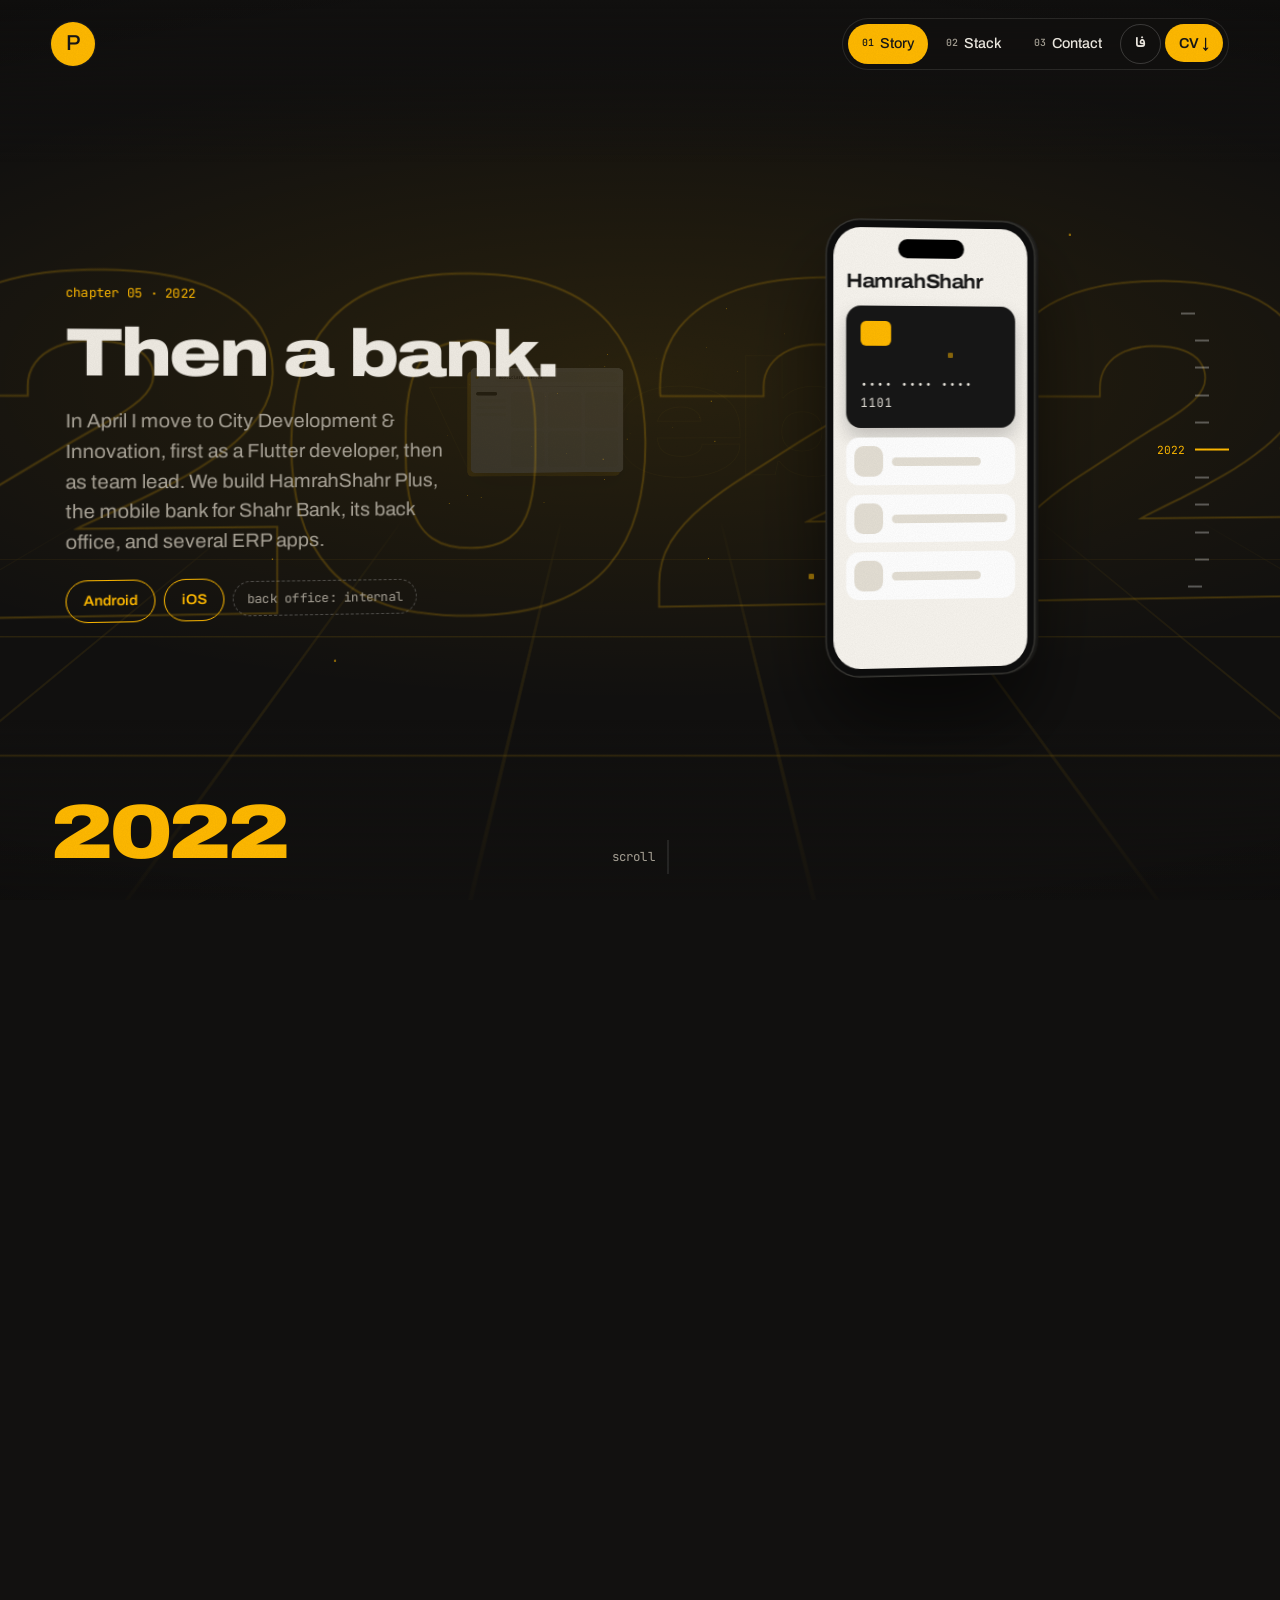
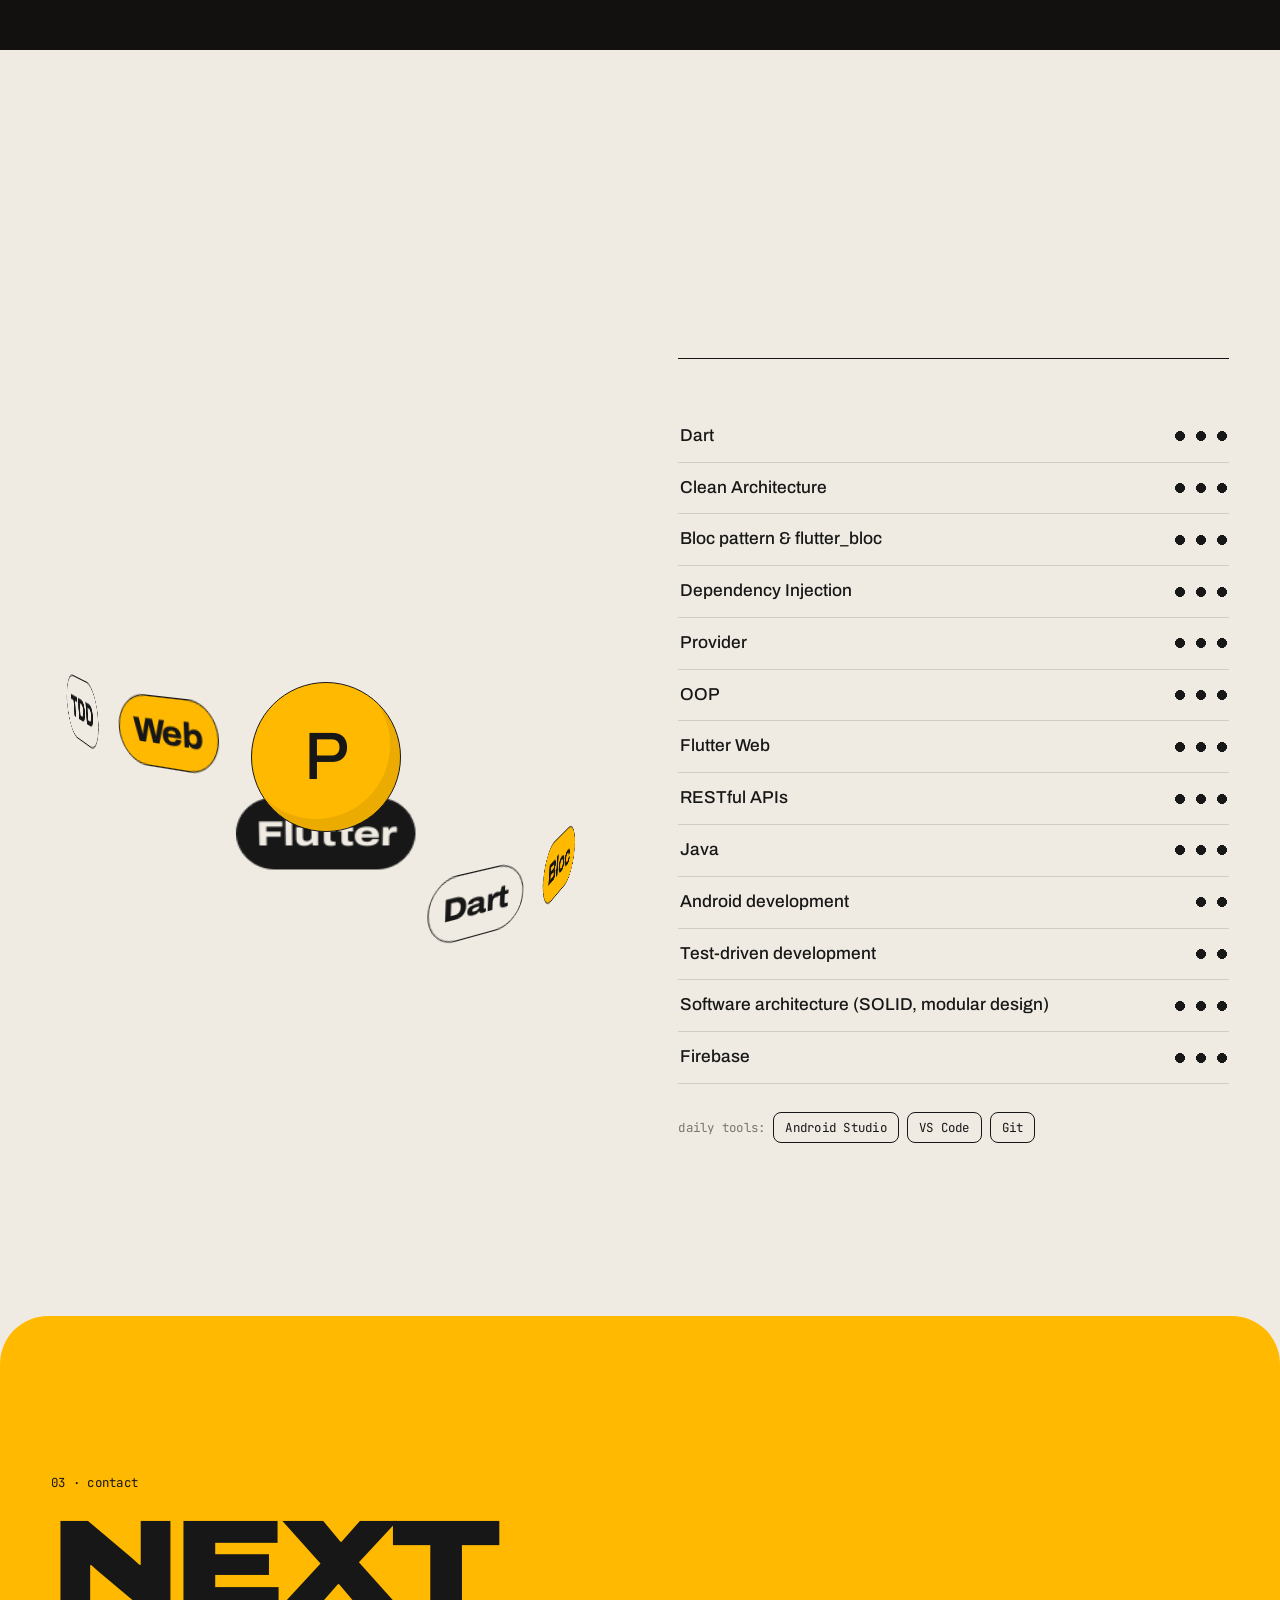
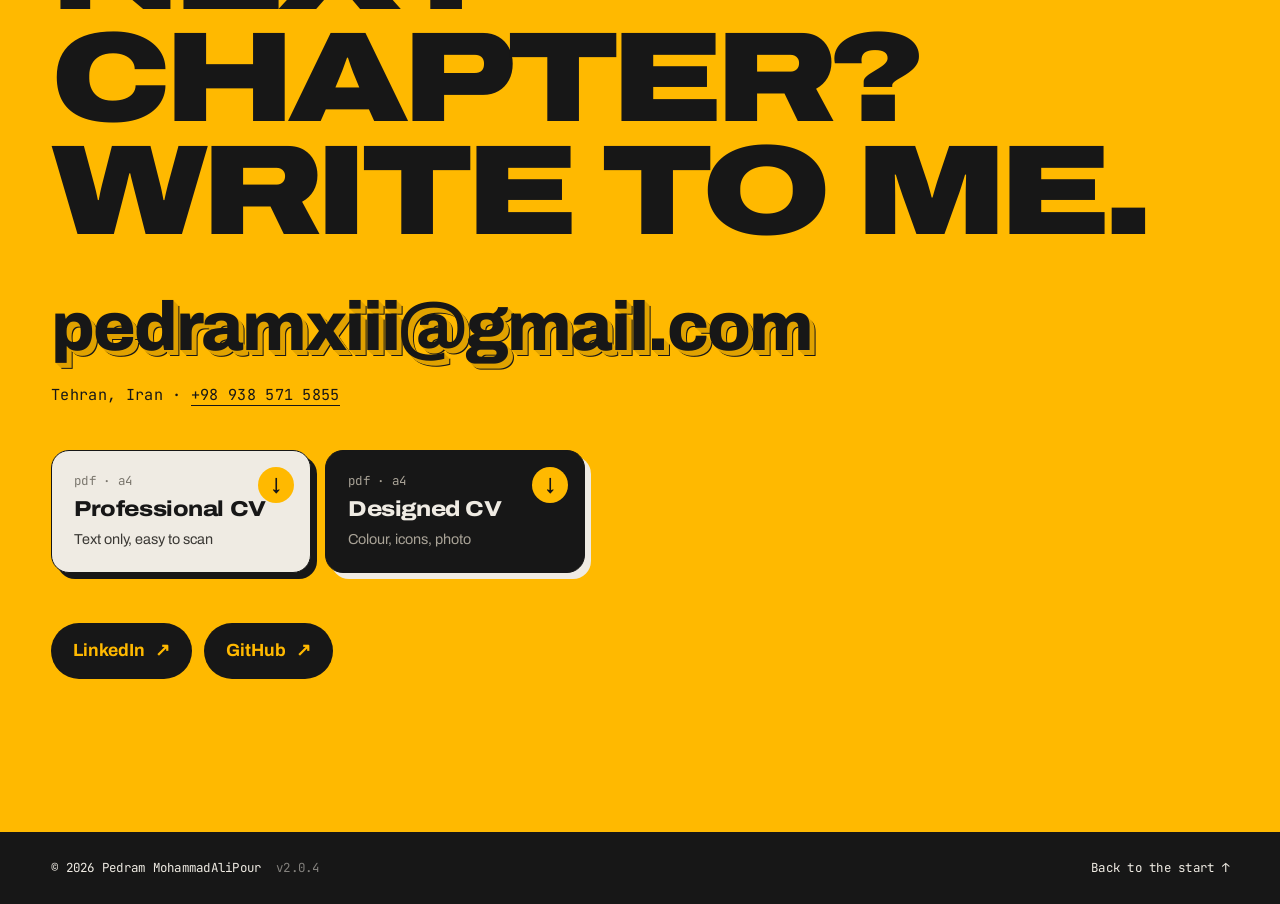
<file: index.html>
<!DOCTYPE html>
<html lang="en" class="no-js">
<head>
  <meta charset="utf-8">
  <meta name="viewport" content="width=device-width, initial-scale=1">
  <title>Pedram MohammadAliPour · Flutter Software Engineer</title>
  <meta name="description" content="Pedram MohammadAliPour, Flutter software engineer. The story so far, from 2012 to now.">
  <meta name="theme-color" content="#121110">
  <meta property="og:title" content="Pedram MohammadAliPour · Flutter Software Engineer">
  <meta property="og:description" content="The story so far, from 2012 to now.">
  <meta property="og:image" content="https://pedram-malakshah.ir/img/pedram.jpg">
  <meta property="og:url" content="https://pedram-malakshah.ir/">
  <link rel="alternate" hreflang="en" href="https://pedram-malakshah.ir/?lang=en">
  <link rel="alternate" hreflang="fa" href="https://pedram-malakshah.ir/?lang=fa">
  <link rel="alternate" hreflang="x-default" href="https://pedram-malakshah.ir/">
  <link rel="icon" type="image/png" href="img/logo.png">
  <link rel="apple-touch-icon" href="img/logo.png">
  <link rel="preload" href="assets/fonts/archivo-latin.woff2?v=2.0.4" as="font" type="font/woff2" crossorigin>
  <link rel="stylesheet" href="assets/fonts/fonts.css?v=2.0.4">
  <link rel="stylesheet" href="css/style.css?v=2.0.4">
  <script>
    // pick the language before first paint so Farsi never flashes in left-to-right
    (function () {
      var q = new URLSearchParams(location.search).get('lang'), s = null;
      try { s = localStorage.getItem('lang'); } catch (e) {}
      var l = q || s || ((navigator.languages || [navigator.language]).some(function (x) { return /^fa/i.test(x); }) ? 'fa' : 'en');
      l = l === 'fa' ? 'fa' : 'en';
      document.documentElement.lang = l;
      document.documentElement.dir = l === 'fa' ? 'rtl' : 'ltr';
    })();
  </script>
</head>
<body>
  <div class="grain" aria-hidden="true"></div>
  <div class="cursor" aria-hidden="true"></div>

  <header class="bar">
    <a class="mark" href="#top" aria-label="Back to the start" data-i18n-attr="aria-label:top"><span>P</span></a>
    <nav class="nav" aria-label="Sections">
      <a href="#story" data-i18n="nav.story"><i>01</i>Story</a>
      <a href="#stack" data-i18n="nav.stack"><i>02</i>Stack</a>
      <a href="#contact" data-i18n="nav.contact"><i>03</i>Contact</a>
      <a class="lang-switch" href="?lang=fa" hreflang="fa" lang="fa" data-i18n="lang" data-i18n-href="lang.href">فا</a>
      <details class="cv-menu">
        <summary data-i18n="cv">CV <span aria-hidden="true">↓</span></summary>
        <div class="cv-pop">
          <a href="cv/pdf/pedram-cv-professional-en.pdf?v=2.0.4" download data-i18n="cv.pro" data-i18n-href="cv.pro.href"><b>Professional</b><small>Text only, one page</small></a>
          <a href="cv/pdf/pedram-cv-designed-en.pdf?v=2.0.4" download data-i18n="cv.fancy" data-i18n-href="cv.fancy.href"><b>Designed</b><small>Colour and icons</small></a>
        </div>
      </details>
    </nav>
  </header>

  <main id="top">
    <!--
      The journey. Without JS (or with reduced motion) it's a plain vertical list of chapters.
      With JS the viewport sticks, the chapters are laid down a 3D corridor,
      and scrolling flies the camera through them.
    -->
    <section class="journey" id="story" aria-label="The story so far" data-i18n-attr="aria-label:story">
      <div class="viewport">
        <div class="floor" aria-hidden="true"></div>
        <div class="world">
          <!-- 0 · intro -->
          <article class="ch intro-ch" data-year="Hi" data-x="0" data-i18n-year="y0">
            <div class="ghost" aria-hidden="true">P</div>
            <div class="card">
              <p class="mono kicker" data-i18n="intro.kicker"><span class="dot"></span>Flutter software engineer</p>
              <h1 class="name" data-i18n="intro.name">
                <span class="line"><span class="word">Pedram</span></span>
                <span class="line small"><span class="word">MohammadAliPour</span></span>
              </h1>
              <p class="lede" data-i18n="intro.lede">This isn't a CV. It's the road from a hardware degree to shipping apps, year by year. <em>Scroll to travel through it.</em></p>
            </div>
            <figure class="prop photo">
              <picture>
                <source srcset="img/pedram.webp" type="image/webp">
                <img src="img/pedram.jpg" alt="Portrait of Pedram" data-i18n-attr="alt:photo" width="640" height="800">
              </picture>
            </figure>
          </article>

          <!-- 1 · 2012 -->
          <article class="ch" data-year="2012" data-i18n-year="y1" data-x="-1">
            <div class="ghost" aria-hidden="true" data-i18n="c1.ghost">2012</div>
            <div class="card">
              <p class="mono kicker" data-i18n="c1.kicker">Chapter 01 · 2012</p>
              <h2 data-i18n="c1.h2">It starts with hardware.</h2>
              <p data-i18n="c1.p">I enrol at the University of Science and Technology in Babol to study Computer Hardware Engineering. Five years of learning what sits underneath the software.</p>
              <ul class="tags mono" data-i18n="c1.tags"><li>Univ. of Science &amp; Technology</li><li>Computer Hardware Eng.</li></ul>
            </div>
            <div class="prop cpu" aria-hidden="true"><div class="die"><span>P</span></div></div>
          </article>

          <!-- 2 · 2017 -->
          <article class="ch" data-year="2017" data-i18n-year="y2" data-x="1">
            <div class="ghost" aria-hidden="true" data-i18n="c2.ghost">2017</div>
            <div class="card">
              <p class="mono kicker" data-i18n="c2.kicker">Chapter 02 · 2017</p>
              <h2 data-i18n="c2.h2">April: degree done.<br>July: first job.</h2>
              <p data-i18n="c2.p">I join Paratech Co as an Android developer, writing Java. I'm the only mobile developer there, taking apps from UI design to release, and after two years I move to Flutter.</p>
              <ul class="tags mono" data-i18n="c2.tags"><li>Paratech Co</li><li>Java</li><li>Android</li></ul>
            </div>
            <div class="prop code" aria-hidden="true">
              <div class="win-bar"><i></i><i></i><i></i><span class="mono">MainActivity.java</span></div>
              <pre class="mono"><b>public class</b> MainActivity
    <b>extends</b> AppCompatActivity {

  <u>@Override</u>
  <b>protected void</b> onCreate(Bundle b) {
    <b>super</b>.onCreate(b);
    setContentView(R.layout.main);
  }
}<span class="caret"></span></pre>
            </div>
          </article>

          <!-- 3 · 2018 -->
          <article class="ch" data-year="2018" data-i18n-year="y3" data-x="-1">
            <div class="ghost" aria-hidden="true" data-i18n="c3.ghost">2018</div>
            <div class="card">
              <p class="mono kicker" data-i18n="c3.kicker">Chapter 03 · 2018</p>
              <h2 data-i18n="c3.h2">Hamamooz ships.</h2>
              <p data-i18n="c3.p">A self-learning app about education and money, released on both Android and iOS.</p>
              <div class="links" data-i18n="c3.links">
                <a href="https://hamamooz.com/android/Hamamoozv3.apk" target="_blank" rel="noopener">Android</a>
                <a href="https://anardoni.com/ios/app/xeJrXlAlW" target="_blank" rel="noopener">iOS</a>
              </div>
            </div>
            <div class="prop device" aria-hidden="true">
              <div class="mphone">
                <div class="mscreen">
                  <b class="app-title" data-i18n="c3.app">Hamamooz</b>
                  <div class="sk hero-sk"></div>
                  <div class="sk-row"><i></i><span></span></div>
                  <div class="sk-row"><i></i><span></span></div>
                  <div class="sk-row"><i></i><span></span></div>
                  <div class="progress"><span></span></div>
                </div>
              </div>
            </div>
          </article>

          <!-- 4 · 2021 -->
          <article class="ch" data-year="2021" data-i18n-year="y4" data-x="1">
            <div class="ghost" aria-hidden="true" data-i18n="c4.ghost">2021</div>
            <div class="card">
              <p class="mono kicker" data-i18n="c4.kicker">Chapter 04 · 2021</p>
              <h2 data-i18n="c4.h2">Habitomic.</h2>
              <p data-i18n="c4.p">A personal daily planner. It's live on Google Play and the App Store.</p>
              <div class="links" data-i18n="c4.links">
                <a href="https://play.google.com/store/apps/details?id=com.habitomic.android" target="_blank" rel="noopener">Android</a>
                <a href="https://apps.apple.com/ca/app/habitomic/id1609261995" target="_blank" rel="noopener">iOS</a>
              </div>
            </div>
            <div class="prop device" aria-hidden="true">
              <div class="mphone">
                <div class="mscreen habit">
                  <div class="app-head">
                    <small class="mono" data-i18n="mock.today">today</small>
                    <b data-i18n="mock.day">Your day</b>
                    <div class="ring"><svg viewBox="0 0 36 36"><circle cx="18" cy="18" r="15"/><circle class="fill" cx="18" cy="18" r="15"/></svg></div>
                  </div>
                  <ul class="habits">
                    <li style="--d:0"><i></i><span></span></li>
                    <li style="--d:1"><i></i><span></span></li>
                    <li style="--d:2"><i></i><span></span></li>
                    <li style="--d:3"><i></i><span></span></li>
                    <li class="todo"><i></i><span></span></li>
                  </ul>
                  <div class="week">
                    <span style="--h:40%"></span><span style="--h:65%"></span><span style="--h:52%"></span>
                    <span style="--h:80%"></span><span style="--h:70%"></span><span style="--h:95%"></span><span style="--h:30%"></span>
                  </div>
                </div>
              </div>
            </div>
          </article>

          <!-- 5 · 2022 bank -->
          <article class="ch" data-year="2022" data-i18n-year="y5" data-x="-1">
            <div class="ghost" aria-hidden="true" data-i18n="c5.ghost">2022</div>
            <div class="card">
              <p class="mono kicker" data-i18n="c5.kicker">Chapter 05 · 2022</p>
              <h2 data-i18n="c5.h2">Then a bank.</h2>
              <p data-i18n="c5.p">In April I move to City Development &amp; Innovation, first as a Flutter developer, then as team lead. We build HamrahShahr Plus, the mobile bank for Shahr Bank, its back office, and several ERP apps.</p>
              <div class="links" data-i18n="c5.links">
                <a href="https://cafebazaar.ir/app/com.citydi.hplus" target="_blank" rel="noopener">Android</a>
                <a href="https://app.appleapps.ir/id/1062990/" target="_blank" rel="noopener">iOS</a>
                <span class="private mono">back office: internal</span>
              </div>
            </div>
            <div class="prop device bank" aria-hidden="true">
              <div class="mphone">
                <div class="mscreen">
                  <b class="app-title" data-i18n="c5.app">HamrahShahr</b>
                  <div class="bcard"><i class="chipset"></i><span class="mono">•••• •••• •••• 1101</span></div>
                  <div class="sk-row"><i></i><span></span></div>
                  <div class="sk-row"><i></i><span></span></div>
                  <div class="sk-row"><i></i><span></span></div>
                </div>
              </div>
            </div>
          </article>

          <!-- 6 · 2022 web -->
          <article class="ch" data-year="2022" data-i18n-year="y6" data-x="1">
            <div class="ghost" aria-hidden="true" data-i18n="c6.ghost">web</div>
            <div class="card">
              <p class="mono kicker" data-i18n="c6.kicker">Chapter 06 · 2022</p>
              <h2 data-i18n="c6.h2">Flutter, in the browser.</h2>
              <p data-i18n="c6.p">Same year, a different screen: iClassifier, a web app for classifying cows. Flutter Web becomes part of the job.</p>
              <div class="links" data-i18n="c6.links"><a href="https://app.iclassifier.ca/" target="_blank" rel="noopener">Web</a></div>
            </div>
            <div class="prop browser" aria-hidden="true">
              <div class="win-bar"><i></i><i></i><i></i><span class="url mono">app.iclassifier.ca</span></div>
              <div class="bbody">
                <div class="side"><span></span><span></span><span></span><span></span></div>
                <div class="grid"><span></span><span></span><span></span><span></span><span></span><span></span></div>
              </div>
            </div>
          </article>

          <!-- 7 · 2023 -->
          <article class="ch" data-year="2023" data-i18n-year="y7" data-x="-1">
            <div class="ghost" aria-hidden="true" data-i18n="c7.ghost">2023</div>
            <div class="card">
              <p class="mono kicker" data-i18n="c7.kicker">Chapter 07 · 2023</p>
              <h2 data-i18n="c7.h2">Vekalati, and a new team.</h2>
              <p data-i18n="c7.p">In April, Vekalati: a web app for delegating deposits. In July I join Negah Holding to lead the Flutter team: a digital wallet with credit-based payments, and a supply chain finance app.</p>
              <ul class="tags mono" data-i18n="c7.tags"><li>Vekalati</li><li>Negah Holding</li><li>Flutter Web</li></ul>
            </div>
            <div class="prop browser alt" aria-hidden="true">
              <div class="win-bar"><i></i><i></i><i></i><span class="url mono">vekalati</span></div>
              <div class="bbody form">
                <span class="field"></span><span class="field"></span><span class="field short"></span>
                <span class="submit"></span>
              </div>
            </div>
          </article>

          <!-- 8 · 2024 -->
          <article class="ch" data-year="2024" data-i18n-year="y8" data-x="1">
            <div class="ghost" aria-hidden="true" data-i18n="c8.ghost">2024</div>
            <div class="card">
              <p class="mono kicker" data-i18n="c8.kicker">Chapter 08 · 2024 → now</p>
              <h2 data-i18n="c8.h2">Dotin.</h2>
              <p data-i18n="c8.p">May 2024. I join Dotin as a Flutter software engineer, working on the Flutter Mobile Runner, the front end of an app generation platform, and on financial and ERP apps. That's where you'll find me today.</p>
              <ul class="tags mono" data-i18n="c8.tags"><li class="live">Current</li><li>Dotin</li><li>Flutter</li></ul>
            </div>
            <div class="prop coin" aria-hidden="true">
              <div class="disc"><span class="face f" data-i18n="coin">now</span><span class="face b">P</span></div>
            </div>
          </article>

          <!-- 9 · freelance -->
          <article class="ch" data-year="2026" data-i18n-year="yf" data-x="-1">
            <div class="ghost" aria-hidden="true" data-i18n="cf.ghost">2026</div>
            <div class="card">
              <p class="mono kicker" data-i18n="cf.kicker">Chapter 09 · on the side</p>
              <h2 data-i18n="cf.h2">Freelance, on the side.</h2>
              <p data-i18n="cf.p">Alongside the day job, I build apps for clients: Stolz, for monitoring elevator engines (2024); an offline iClassifier that streams video over a local network (2024); and Vehicle Tracker, with live tracking and remote door lock (2026).</p>
              <ul class="tags mono" data-i18n="cf.tags"><li>Stolz</li><li>iClassifier</li><li>Vehicle Tracker</li></ul>
            </div>
            <div class="prop device" aria-hidden="true">
              <div class="mphone">
                <div class="mscreen track">
                  <div class="map">
                    <svg viewBox="0 0 200 360" preserveAspectRatio="xMidYMid slice">
                      <path id="trip" class="route" pathLength="1" d="M34 330 C 44 250, 130 262, 118 190 S 52 110, 160 44"/>
                      <circle class="car" r="8"><animateMotion dur="6s" repeatCount="indefinite" keyPoints="0;1;1" keyTimes="0;.7;1" calcMode="linear"><mpath href="#trip"/></animateMotion></circle>
                    </svg>
                  </div>
                  <div class="speed"><b>62</b><small class="mono">km/h</small><span class="lock"></span></div>
                </div>
              </div>
            </div>
          </article>

          <!-- 10 · so far -->
          <article class="ch outro-ch" data-year="Now" data-x="0" data-i18n-year="y9">
            <div class="card">
              <p class="mono kicker" data-i18n="outro.kicker">So far</p>
              <dl class="facts">
                <div><dt class="mono" data-i18n="outro.years">years shipping</dt><dd class="since">9</dd></div>
                <div><dt class="mono" data-i18n="outro.companies">companies</dt><dd class="num">4</dd></div>
                <div><dt class="mono" data-i18n="outro.products">products</dt><dd class="num">9</dd></div>
              </dl>
              <p class="lede" data-i18n="outro.lede">Making every app extraordinary. Still working on it.</p>
            </div>
          </article>
        </div>

        <div class="hud" aria-hidden="true">
          <div class="hud-year"><span class="hud-now">Hi</span></div>
          <ol class="rail"></ol>
        </div>
        <div class="hint mono" aria-hidden="true"><span data-i18n="hint">scroll</span><i></i></div>
      </div>
    </section>

    <!-- STACK -->
    <section class="stack" id="stack">
      <h2 class="section-title big reveal" data-i18n="stack.title"><span class="mono">02</span>Stack</h2>
      <div class="stack-grid">
        <div class="orbit-wrap" aria-hidden="true">
          <div class="orbit">
            <span style="--n:0">Flutter</span><span style="--n:1">Dart</span><span style="--n:2">Bloc</span>
            <span style="--n:3">Clean Arch</span><span style="--n:4">Provider</span><span style="--n:5">DI</span>
            <span style="--n:6">REST</span><span style="--n:7">Java</span><span style="--n:8">Android</span>
            <span style="--n:9">OOP</span><span style="--n:10">TDD</span><span style="--n:11">Web</span>
          </div>
          <div class="core"><span>P</span></div>
        </div>
        <div class="skills">
          <ul class="skill-list" data-i18n-list="skills">
            <li class="reveal"><span>Flutter</span><b class="lvl" data-l="3"></b></li>
            <li class="reveal"><span>Dart</span><b class="lvl" data-l="3"></b></li>
            <li class="reveal"><span>Clean Architecture</span><b class="lvl" data-l="3"></b></li>
            <li class="reveal"><span>Bloc pattern &amp; flutter_bloc</span><b class="lvl" data-l="3"></b></li>
            <li class="reveal"><span>Dependency Injection</span><b class="lvl" data-l="3"></b></li>
            <li class="reveal"><span>Provider</span><b class="lvl" data-l="3"></b></li>
            <li class="reveal"><span>OOP</span><b class="lvl" data-l="3"></b></li>
            <li class="reveal"><span>Flutter Web</span><b class="lvl" data-l="3"></b></li>
            <li class="reveal"><span>RESTful APIs</span><b class="lvl" data-l="3"></b></li>
            <li class="reveal"><span>Java</span><b class="lvl" data-l="3"></b></li>
            <li class="reveal"><span>Android development</span><b class="lvl" data-l="2"></b></li>
            <li class="reveal"><span>Test-driven development</span><b class="lvl" data-l="2"></b></li>
            <li class="reveal"><span>Software architecture (SOLID, modular design)</span><b class="lvl" data-l="3"></b></li>
            <li class="reveal"><span>Firebase</span><b class="lvl" data-l="3"></b></li>
          </ul>
          <p class="tools mono reveal" data-i18n="tools">Daily tools: <span>Android Studio</span> <span>VS Code</span> <span>Git</span></p>
        </div>
      </div>
    </section>

    <!-- CONTACT -->
    <section class="contact" id="contact">
      <p class="mono kicker dark reveal" data-i18n="contact.kicker">03 · Contact</p>
      <h2 class="reveal" data-i18n="contact.h2">Next chapter?<br>Write to me.</h2>
      <a class="mail reveal" href="mailto:pedramxiii@gmail.com">pedramxiii@gmail.com</a>
      <p class="reach mono reveal"><span data-i18n="location">Tehran, Iran</span> · <a href="tel:+989385715855" dir="ltr">+98 938 571 5855</a></p>
      <div class="cv-cards reveal">
        <a class="cv-card" href="cv/pdf/pedram-cv-professional-en.pdf?v=2.0.4" download data-i18n="cvcard.pro" data-i18n-href="cv.pro.href">
          <span class="mono">pdf · a4</span><b>Professional CV</b><small>Text only, easy to scan</small><i aria-hidden="true">↓</i>
        </a>
        <a class="cv-card fancy" href="cv/pdf/pedram-cv-designed-en.pdf?v=2.0.4" download data-i18n="cvcard.fancy" data-i18n-href="cv.fancy.href">
          <span class="mono">pdf · a4</span><b>Designed CV</b><small>Colour, icons, photo</small><i aria-hidden="true">↓</i>
        </a>
      </div>
      <ul class="socials reveal">
        <li><a href="http://linkedin.com/in/pedram-mohammad-ali-pour-b44721141" target="_blank" rel="noopener" data-i18n="linkedin">LinkedIn <i>↗</i></a></li>
        <li><a href="https://github.com/P-B1101" target="_blank" rel="noopener" data-i18n="github">GitHub <i>↗</i></a></li>
      </ul>
    </section>
  </main>

  <footer class="foot mono">
    <span><span data-i18n="foot.name">© <span class="yr">2026</span> Pedram MohammadAliPour</span> <span class="ver" dir="ltr">v2.0.4</span></span>
    <a href="#top" data-i18n="foot.top">Back to the start ↑</a>
  </footer>

  <script src="js/i18n.js?v=2.0.4"></script>
  <script src="js/main.js?v=2.0.4" defer></script>
</body>
</html>
</file>
<file: assets/fonts/fonts.css>
/* Self-hosted fonts (SIL Open Font License): Archivo, JetBrains Mono, Vazirmatn */
/* Archivo latin-ext */
@font-face {
  font-family: 'Archivo';
  font-style: normal;
  font-weight: 300 900;
  font-stretch: 62% 125%;
  font-display: swap;
  src: url(archivo-latin-ext.woff2?v=2.0.4) format('woff2');
  unicode-range: U+0100-02BA, U+02BD-02C5, U+02C7-02CC, U+02CE-02D7, U+02DD-02FF, U+0304, U+0308, U+0329, U+1D00-1DBF, U+1E00-1E9F, U+1EF2-1EFF, U+2020, U+20A0-20AB, U+20AD-20C0, U+2113, U+2C60-2C7F, U+A720-A7FF;
}
/* Archivo latin */
@font-face {
  font-family: 'Archivo';
  font-style: normal;
  font-weight: 300 900;
  font-stretch: 62% 125%;
  font-display: swap;
  src: url(archivo-latin.woff2?v=2.0.4) format('woff2');
  unicode-range: U+0000-00FF, U+0131, U+0152-0153, U+02BB-02BC, U+02C6, U+02DA, U+02DC, U+0304, U+0308, U+0329, U+2000-206F, U+20AC, U+2122, U+2191, U+2193, U+2212, U+2215, U+FEFF, U+FFFD;
}
/* JetBrains Mono latin-ext */
@font-face {
  font-family: 'JetBrains Mono';
  font-style: normal;
  font-weight: 400 500;
  font-display: swap;
  src: url(jetbrains-mono-latin-ext.woff2?v=2.0.4) format('woff2');
  unicode-range: U+0100-02BA, U+02BD-02C5, U+02C7-02CC, U+02CE-02D7, U+02DD-02FF, U+0304, U+0308, U+0329, U+1D00-1DBF, U+1E00-1E9F, U+1EF2-1EFF, U+2020, U+20A0-20AB, U+20AD-20C0, U+2113, U+2C60-2C7F, U+A720-A7FF;
}
/* JetBrains Mono latin */
@font-face {
  font-family: 'JetBrains Mono';
  font-style: normal;
  font-weight: 400 500;
  font-display: swap;
  src: url(jetbrains-mono-latin.woff2?v=2.0.4) format('woff2');
  unicode-range: U+0000-00FF, U+0131, U+0152-0153, U+02BB-02BC, U+02C6, U+02DA, U+02DC, U+0304, U+0308, U+0329, U+2000-206F, U+20AC, U+2122, U+2191, U+2193, U+2212, U+2215, U+FEFF, U+FFFD;
}
/* Vazirmatn arabic */
@font-face {
  font-family: 'Vazirmatn';
  font-style: normal;
  font-weight: 300 900;
  font-display: swap;
  src: url(vazirmatn-arabic.woff2?v=2.0.4) format('woff2');
  unicode-range: U+0600-06FF, U+0750-077F, U+0870-088E, U+0890-0891, U+0897-08E1, U+08E3-08FF, U+200C-200E, U+2010-2011, U+204F, U+2E41, U+FB50-FDFF, U+FE70-FE74, U+FE76-FEFC, U+102E0-102FB, U+10E60-10E7E, U+10EC2-10EC4, U+10EFC-10EFF, U+1EE00-1EE03, U+1EE05-1EE1F, U+1EE21-1EE22, U+1EE24, U+1EE27, U+1EE29-1EE32, U+1EE34-1EE37, U+1EE39, U+1EE3B, U+1EE42, U+1EE47, U+1EE49, U+1EE4B, U+1EE4D-1EE4F, U+1EE51-1EE52, U+1EE54, U+1EE57, U+1EE59, U+1EE5B, U+1EE5D, U+1EE5F, U+1EE61-1EE62, U+1EE64, U+1EE67-1EE6A, U+1EE6C-1EE72, U+1EE74-1EE77, U+1EE79-1EE7C, U+1EE7E, U+1EE80-1EE89, U+1EE8B-1EE9B, U+1EEA1-1EEA3, U+1EEA5-1EEA9, U+1EEAB-1EEBB, U+1EEF0-1EEF1;
}
/* Vazirmatn latin */
@font-face {
  font-family: 'Vazirmatn';
  font-style: normal;
  font-weight: 300 900;
  font-display: swap;
  src: url(vazirmatn-latin.woff2?v=2.0.4) format('woff2');
  unicode-range: U+0000-00FF, U+0131, U+0152-0153, U+02BB-02BC, U+02C6, U+02DA, U+02DC, U+0304, U+0308, U+0329, U+2000-206F, U+20AC, U+2122, U+2191, U+2193, U+2212, U+2215, U+FEFF, U+FFFD;
}
</file>
<file: css/style.css>
/* ---------- tokens ---------- */
:root {
  --paper: #efebe3;
  --paper-2: #e4dfd4;
  --ink: #171717;
  --ink-2: #3a3834;
  --night: #121110;
  --night-2: #1c1b19;
  --mute: #7a766d;
  --dim: #a9a397;
  --amber: #ffb900;
  --amber-deep: #e0a200;
  --line: rgba(23, 23, 23, .14);

  --display: "Archivo", "Helvetica Neue", Arial, sans-serif;
  --mono: "JetBrains Mono", "Vazirmatn", ui-monospace, Menlo, monospace;

  --gutter: clamp(16px, 4vw, 56px);
  --ease-out: cubic-bezier(.16, 1, .3, 1);
  --ease-spring: cubic-bezier(.34, 1.56, .64, 1);
}

*, *::before, *::after { box-sizing: border-box; }
html { -webkit-text-size-adjust: 100%; overflow-x: clip; }
body {
  margin: 0;
  background: var(--paper);
  color: var(--ink);
  font-family: var(--display);
  font-variation-settings: "wdth" 100;
  font-size: 17px;
  line-height: 1.55;
  overflow-x: clip;
  -webkit-font-smoothing: antialiased;
}
img { display: block; max-width: 100%; height: auto; }
a { color: inherit; }
::selection { background: var(--amber); color: var(--ink); }
.mono { font-family: var(--mono); font-size: .78rem; letter-spacing: .02em; text-transform: lowercase; }

/* film grain so flat colours don't look like a template */
.grain {
  position: fixed; inset: -50%; z-index: 100; pointer-events: none; opacity: .08;
  background-image: url("data:image/svg+xml,%3Csvg xmlns='http://www.w3.org/2000/svg' width='160' height='160'%3E%3Cfilter id='n'%3E%3CfeTurbulence type='fractalNoise' baseFrequency='.9' numOctaves='3' stitchTiles='stitch'/%3E%3CfeColorMatrix values='0 0 0 0 0 0 0 0 0 0 0 0 0 0 0 0 0 0 .55 0'/%3E%3C/filter%3E%3Crect width='100%25' height='100%25' filter='url(%23n)'/%3E%3C/svg%3E");
  animation: grain 1s steps(4) infinite;
}
@keyframes grain {
  0% { transform: translate(0, 0); } 25% { transform: translate(-3%, 2%); }
  50% { transform: translate(2%, -4%); } 75% { transform: translate(-1%, 3%); }
}

.cursor {
  position: fixed; left: 0; top: 0; z-index: 99; pointer-events: none;
  width: 14px; height: 14px; margin: -7px 0 0 -7px; border-radius: 50%;
  background: var(--amber);
  box-shadow: 0 0 0 1.5px rgba(18, 17, 16, .55);
  translate: var(--cx, -100px) var(--cy, -100px);
  scale: var(--cs, 1);
  transition: scale .18s var(--ease-out), opacity .2s, background-color .18s;
  opacity: 0;
}
@media (hover: hover) and (pointer: fine) {
  /* the dot is the pointer: hide the system arrow */
  body.has-cursor, body.has-cursor * { cursor: none !important; }
  body.has-cursor .cursor { opacity: 1; }
  body.has-cursor.cursor-out .cursor { opacity: 0; }
  .cursor.on-link { background: rgba(255, 185, 0, .45); }
}

/* ---------- header ---------- */
.bar {
  position: fixed; top: 0; left: 0; right: 0; z-index: 50;
  display: flex; align-items: center; justify-content: space-between;
  padding: 18px var(--gutter);
  transition: transform .5s var(--ease-out);
  pointer-events: none;
}
.bar > * { pointer-events: auto; }
.bar.hide { transform: translateY(-110%); }
.mark {
  display: grid; place-items: center; width: 44px; height: 44px; border-radius: 50%;
  background: var(--amber); color: var(--ink); text-decoration: none; font-weight: 500; font-size: 1.35rem;
  transition: transform .5s var(--ease-spring);
}
.mark { box-shadow: 0 0 0 1.5px var(--ink); }
.mark:hover { transform: rotate(-20deg) scale(1.08); }
.nav {
  display: flex; gap: 4px; padding: 5px;
  background: rgba(18, 17, 16, .72); color: var(--paper);
  -webkit-backdrop-filter: blur(10px); backdrop-filter: blur(10px);
  border: 1px solid rgba(255,255,255,.1); border-radius: 999px;
}
.nav a { text-decoration: none; padding: 8px 14px; border-radius: 999px; font-size: .9rem; font-weight: 500; transition: background .25s, color .25s; }
.nav a i { font-style: normal; font-family: var(--mono); font-size: .62rem; color: var(--dim); margin-right: 6px; vertical-align: 2px; }
.nav a:hover, .nav a.on { background: var(--amber); color: var(--ink); }
.nav a:hover i, .nav a.on i { color: var(--ink); }

/* ---------- shared bits ---------- */
.kicker { display: inline-flex; align-items: center; gap: 10px; margin: 0 0 18px; color: var(--amber); }
.dot { width: 8px; height: 8px; border-radius: 50%; background: var(--amber); box-shadow: 0 0 0 4px rgba(255,185,0,.25); animation: pulse 2.4s infinite; }
@keyframes pulse { 50% { box-shadow: 0 0 0 9px rgba(255,185,0,0); } }
.links { display: flex; gap: 8px; flex-wrap: wrap; align-items: center; margin-top: 22px; }
.links a {
  text-decoration: none; font-size: .88rem; font-weight: 600; padding: 9px 16px; border-radius: 999px;
  border: 1.5px solid var(--amber); color: var(--amber);
  transition: background .25s, color .25s, transform .3s var(--ease-spring);
}
.links a:hover { background: var(--amber); color: var(--ink); transform: translateY(-3px) rotate(-3deg); }
.private { color: var(--dim); border: 1.5px dashed rgba(255,255,255,.25); padding: 7px 13px; border-radius: 999px; }
.tags { list-style: none; display: flex; flex-wrap: wrap; gap: 8px; padding: 0; margin: 22px 0 0; }
.tags li { padding: 6px 12px; border-radius: 999px; background: rgba(255,255,255,.06); border: 1px solid rgba(255,255,255,.12); color: var(--paper); text-transform: none; }
.tags li.live { background: var(--amber); color: var(--ink); border-color: var(--amber); }
.tags li.live::before { content: ""; display: inline-block; width: 6px; height: 6px; margin-right: 7px; border-radius: 50%; background: var(--ink); vertical-align: 1px; animation: blink 1.2s steps(2) infinite; }
@keyframes blink { 50% { opacity: 0; } }

/* =================================================================
   THE JOURNEY
   ================================================================= */
.journey { position: relative; background: var(--night); color: var(--paper); }

/* --- static layout (no JS / reduced motion) --- */
.journey .viewport { padding: 110px var(--gutter) 60px; }
.journey .ch { display: grid; grid-template-columns: 1.1fr 1fr; gap: clamp(28px, 6vw, 80px); align-items: center; padding: 60px 0; position: relative; }
.journey .ghost { display: none; }
.hud, .hint, .floor { display: none; }

/* --- 3D mode --- */
.is-3d .journey .viewport {
  position: sticky; top: 0; height: 100vh; height: 100svh; padding: 0; overflow: hidden;
  perspective: 1000px; perspective-origin: 50% 45%;
  background:
    radial-gradient(120% 60% at 50% 42%, rgba(255,185,0,.10), transparent 60%),
    var(--night);
}
.is-3d .journey .viewport::after {
  /* vignette + horizon fog */
  content: ""; position: absolute; inset: 0; pointer-events: none; z-index: 3;
  background:
    radial-gradient(140% 90% at 50% 50%, transparent 55%, rgba(0,0,0,.55)),
    linear-gradient(to bottom, var(--night) 0%, transparent 18%, transparent 80%, rgba(18,17,16,.8) 100%);
}
.is-3d .world {
  position: absolute; left: 50%; top: 50%; width: 0; height: 0;
  transform-style: preserve-3d; will-change: transform;
}
.is-3d .journey .ch {
  position: absolute; left: 0; top: 0; width: min(1120px, 90vw); padding: 0;
  transform-style: preserve-3d; will-change: transform, opacity;
}
.is-3d .journey .ghost {
  display: block; position: absolute; left: 50%; top: 50%; z-index: -1;
  transform: translate3d(-50%, -50%, -700px);
  font-size: clamp(14rem, 38vw, 40rem); font-weight: 900; line-height: .8; letter-spacing: -.06em;
  font-variation-settings: "wdth" 125;
  color: transparent; -webkit-text-stroke: 2px rgba(255,185,0,.22);
  pointer-events: none; user-select: none; white-space: nowrap;
}
.is-3d .card { transform: translateZ(40px); }

/* card content rises in when its chapter is in focus */
.is-3d .card > * { opacity: 0; transform: translateY(26px); transition: opacity .7s var(--ease-out), transform .9s var(--ease-out); }
.is-3d .ch.focus .card > * { opacity: 1; transform: none; }
.is-3d .ch.focus .card > *:nth-child(2) { transition-delay: .06s; }
.is-3d .ch.focus .card > *:nth-child(3) { transition-delay: .12s; }
.is-3d .ch.focus .card > *:nth-child(4) { transition-delay: .18s; }
.is-3d .ch:not(.focus) { pointer-events: none; }

/* chapters alternate sides */
.journey .ch[data-x="1"] .card { order: 2; }
.journey .ch[data-x="1"] .prop { order: 1; }

.journey h2 {
  margin: 0; font-size: clamp(2.3rem, 5.2vw, 4.8rem); line-height: .95; letter-spacing: -.035em; font-weight: 850;
  font-variation-settings: "wdth" 118;
}
.journey .card p:not(.kicker):not(.lede) { font-size: clamp(1.05rem, 1.5vw, 1.3rem); color: var(--dim); max-width: 34ch; margin: 20px 0 0; }

/* intro */
.name { margin: 0; font-weight: 850; line-height: .86; letter-spacing: -.035em; text-transform: uppercase; font-variation-settings: "wdth" 125; font-size: clamp(3.4rem, 10vw, 9.5rem); }
.name .line { display: block; overflow: hidden; padding-bottom: .04em; }
.name .line.small { font-size: .34em; letter-spacing: -.01em; font-weight: 700; margin-top: .25em; font-variation-settings: "wdth" 100; color: var(--dim); }
.lede { max-width: 32ch; font-size: clamp(1.05rem, 1.5vw, 1.3rem); margin: 28px 0 0; color: var(--dim); }
.lede em { font-style: normal; color: var(--paper); background: linear-gradient(transparent 62%, rgba(255,185,0,.45) 62%); }

/* HUD */
.is-3d .hud { display: block; position: absolute; inset: 0; z-index: 4; pointer-events: none; }
.hud::before { content: ""; position: absolute; left: 0; top: 0; height: 2px; width: 100%; background: var(--amber); transform-origin: left; transform: scaleX(var(--p, 0)); }
.hud-year {
  position: absolute; inset-inline-start: var(--gutter); bottom: 28px; overflow: hidden; height: 1em;
  font-size: clamp(2.6rem, 6vw, 5.4rem); font-weight: 900; line-height: 1; letter-spacing: -.04em; font-variation-settings: "wdth" 125;
  color: var(--amber);
}
.hud-now { display: block; }
.hud-now.flip { animation: flip .5s var(--ease-out); }
@keyframes flip { from { transform: translateY(100%); opacity: 0; } }
.rail { position: absolute; inset-inline-end: var(--gutter); top: 50%; transform: translateY(-50%); list-style: none; margin: 0; padding: 0; display: grid; gap: 4px; pointer-events: auto; }
.rail button {
  all: unset; cursor: pointer; display: flex; align-items: center; justify-content: flex-end; gap: 10px;
  font-family: var(--mono); font-size: .7rem; color: var(--dim); padding: 3px 0;
}
.rail button span { opacity: 0; transform: translateX(6px); transition: opacity .3s, transform .3s var(--ease-out); }
.rail button i { width: 14px; height: 2px; background: rgba(255,255,255,.3); transition: width .4s var(--ease-out), background .3s; }
.rail button:hover span, .rail .on span { opacity: 1; transform: none; }
.rail .on { color: var(--amber); }
.rail .on i { width: 34px; background: var(--amber); }
.is-3d .hint { display: flex; position: absolute; left: 50%; bottom: 26px; transform: translateX(-50%); z-index: 4; align-items: center; gap: 12px; color: var(--dim); transition: opacity .5s; }
.hint i { width: 1.5px; height: 34px; background: rgba(255,255,255,.18); position: relative; overflow: hidden; }
.hint i::after { content: ""; position: absolute; left: 0; top: -40%; width: 100%; height: 40%; background: var(--amber); animation: drip 1.8s var(--ease-out) infinite; }
@keyframes drip { to { top: 100%; } }
.hint.gone { opacity: 0; }

/* the floor grid rushes past as the camera moves */
.is-3d .floor {
  display: block; position: absolute; left: -100%; right: -100%; top: 58%; height: 140vh;
  transform-origin: 50% 0; transform: rotateX(78deg);
  background:
    linear-gradient(rgba(255,185,0,.28) 2px, transparent 2px) 0 var(--fy, 0px) / 100% 160px,
    linear-gradient(90deg, rgba(255,185,0,.14) 2px, transparent 2px) 50% 0 / 160px 100%;
  -webkit-mask-image: linear-gradient(to bottom, transparent 0%, #000 25%, #000 60%, transparent 100%);
  mask-image: linear-gradient(to bottom, transparent 0%, #000 25%, #000 60%, transparent 100%);
  opacity: .55;
}
.dust { position: absolute; transform-style: preserve-3d; }
.dust i { position: absolute; width: 4px; height: 4px; border-radius: 1px; background: var(--amber); opacity: .5; }

/* ---------- props ---------- */
.prop { justify-self: center; transform-style: preserve-3d; }
.is-3d .prop { transform: translateZ(140px) rotateY(calc(var(--side, 1) * -16deg)); }
.is-3d .ch[data-x="1"] .prop { --side: -1; }

/* photo */
.photo { margin: 0; width: min(340px, 70vw); position: relative; }
.photo::before { content: ""; position: absolute; inset: 0; background: var(--amber); border-radius: 8px; transform: translate3d(20px, 20px, -60px); }
.photo::after { content: ""; position: absolute; inset: 0; border: 1.5px solid var(--paper); border-radius: 8px; transform: translate3d(-16px, -16px, 50px); }
.photo img { position: relative; display: block; width: 100%; aspect-ratio: 4 / 5; object-fit: cover; object-position: 52% 50%; border-radius: 8px; filter: grayscale(1) contrast(1.08); transition: filter .8s var(--ease-out); }
.photo:hover img { filter: none; }

/* hardware die */
.cpu { width: 240px; height: 240px; display: grid; place-items: center; }
.cpu .die {
  width: 170px; height: 170px; position: relative; transform-style: preserve-3d;
  background: var(--night-2); border: 2px solid var(--amber); border-radius: 12px;
  display: grid; place-items: center;
  animation: dieSpin 14s linear infinite;
}
.cpu .die::before {
  /* pins */
  content: ""; position: absolute; inset: -26px; z-index: -1; border-radius: 6px; transform: translateZ(-2px);
  background:
    repeating-linear-gradient(90deg, var(--dim) 0 6px, transparent 6px 16px) 50% 0 / 80% 26px no-repeat,
    repeating-linear-gradient(90deg, var(--dim) 0 6px, transparent 6px 16px) 50% 100% / 80% 26px no-repeat,
    repeating-linear-gradient(0deg, var(--dim) 0 6px, transparent 6px 16px) 0 50% / 26px 80% no-repeat,
    repeating-linear-gradient(0deg, var(--dim) 0 6px, transparent 6px 16px) 100% 50% / 26px 80% no-repeat;
}
.cpu .die::after { content: ""; position: absolute; inset: 0; border-radius: 12px; background: #0b0b0a; transform: translateZ(-14px); }
.cpu .die span { width: 70px; height: 70px; display: grid; place-items: center; background: var(--amber); color: var(--ink); border-radius: 8px; font-size: 2.4rem; font-weight: 600; transform: translateZ(22px); box-shadow: 0 0 40px rgba(255,185,0,.45); }
@keyframes dieSpin { from { transform: rotateX(58deg) rotateZ(0deg); } to { transform: rotateX(58deg) rotateZ(360deg); } }

/* code window */
.code { width: min(430px, 82vw); background: var(--night-2); border: 1px solid rgba(255,255,255,.12); border-radius: 14px; box-shadow: 0 40px 80px rgba(0,0,0,.5), 10px 10px 0 var(--amber); overflow: hidden; }
.win-bar { display: flex; align-items: center; gap: 6px; padding: 12px 14px; border-bottom: 1px solid rgba(255,255,255,.08); }
.win-bar i { width: 10px; height: 10px; border-radius: 50%; background: rgba(255,255,255,.18); }
.win-bar i:first-child { background: var(--amber); }
.win-bar span { margin-left: 10px; color: var(--dim); text-transform: none; }
.code pre { margin: 0; padding: 20px 22px 26px; font-size: .82rem; line-height: 1.7; color: var(--paper); text-transform: none; white-space: pre; overflow: hidden; }
.code b { color: var(--amber); font-weight: 500; }
.code u { text-decoration: none; color: var(--dim); }
.caret { display: inline-block; width: 8px; height: 1.1em; background: var(--amber); vertical-align: -3px; margin-left: 2px; animation: blink 1s steps(2) infinite; }

/* phones */
.mphone {
  width: 236px; height: 480px; border-radius: 38px; background: #0e0e0e; padding: 9px; position: relative;
  transform-style: preserve-3d;
  box-shadow: inset 0 0 0 1.5px #3b3a36, 0 50px 90px rgba(0,0,0,.55);
  animation: sway 7s ease-in-out infinite;
}
.mphone::before, .mphone::after { content: ""; position: absolute; inset: 0; border-radius: 38px; background: #2a2926; transform: translateZ(-7px); }
.mphone::after { transform: translateZ(-14px); background: #1f1e1c; }
@keyframes sway { 0%, 100% { transform: rotateY(-8deg) translateY(0); } 50% { transform: rotateY(8deg) translateY(-12px); } }
.mscreen {
  position: relative; height: 100%; border-radius: 30px; overflow: hidden; background: #f7f4ee; color: var(--ink);
  padding: 40px 14px 14px; display: flex; flex-direction: column; gap: 10px;
}
.mscreen::before { content: ""; position: absolute; top: 12px; left: 50%; width: 74px; height: 20px; margin-left: -37px; border-radius: 12px; background: #000; }
.app-title { font-size: 1.3rem; letter-spacing: -.02em; font-variation-settings: "wdth" 115; }
.sk { border-radius: 16px; }
.hero-sk { height: 120px; background: var(--amber); position: relative; overflow: hidden; }
.hero-sk::after { content: ""; position: absolute; inset: 0; background: linear-gradient(100deg, transparent 30%, rgba(255,255,255,.45) 50%, transparent 70%); transform: translateX(-100%); animation: shimmer 2.6s ease-in-out infinite; }
@keyframes shimmer { 60%, 100% { transform: translateX(100%); } }
.sk-row { display: flex; align-items: center; gap: 10px; padding: 9px; background: #fff; border-radius: 14px; }
.sk-row i { flex: none; width: 32px; height: 32px; border-radius: 10px; background: var(--paper-2); }
.sk-row span { flex: 1; height: 9px; border-radius: 6px; background: var(--paper-2); }
.sk-row:nth-child(odd) span { margin-right: 30px; }
.progress { margin-top: auto; height: 10px; border-radius: 6px; background: var(--paper-2); overflow: hidden; }
.progress span { display: block; height: 100%; width: 70%; background: var(--ink); border-radius: 6px; transform-origin: left; animation: fillbar 4s var(--ease-out) infinite; }
@keyframes fillbar { 0% { transform: scaleX(0); } 60%, 100% { transform: scaleX(1); } }
/* vehicle tracker map */
.mscreen.track { padding: 0; gap: 0; background: #ebe6db; }
.map { position: relative; flex: 1; background-color: #ebe6db;
  background-image: linear-gradient(#f7f4ee 3px, transparent 3px), linear-gradient(90deg, #f7f4ee 3px, transparent 3px);
  background-size: 46px 46px; background-position: -8px -4px; }
.map svg { position: absolute; inset: 0; width: 100%; height: 100%; }
.route { fill: none; stroke: var(--ink); stroke-width: 5; stroke-linecap: round; stroke-dasharray: 1; stroke-dashoffset: 1; animation: drive 6s linear infinite; }
.car { fill: var(--amber); stroke: var(--ink); stroke-width: 3; }
@keyframes drive { 0% { stroke-dashoffset: 1; } 70%, 100% { stroke-dashoffset: 0; } }
.speed { display: flex; align-items: baseline; gap: 6px; padding: 14px 16px 18px; background: #fff; }
.speed b { font-size: 1.9rem; line-height: 1; letter-spacing: -.02em; font-variation-settings: "wdth" 115; }
.speed small { color: var(--mute); font-size: .7rem; }
.lock { margin-inline-start: auto; align-self: center; width: 30px; height: 30px; border-radius: 10px; background: var(--ink); position: relative; }
.lock::before { content: ""; position: absolute; left: 9px; top: 6px; width: 12px; height: 10px; border: 2.5px solid var(--amber); border-bottom: 0; border-radius: 7px 7px 0 0; box-sizing: border-box; }
.lock::after { content: ""; position: absolute; left: 8px; top: 14px; width: 14px; height: 10px; border-radius: 2px; background: var(--amber); }
.bcard { height: 128px; border-radius: 16px; background: var(--ink); color: var(--paper); padding: 16px; display: flex; flex-direction: column; justify-content: space-between; box-shadow: 0 10px 20px rgba(0,0,0,.2); }
.chipset { width: 34px; height: 26px; border-radius: 6px; background: var(--amber); }
.bcard span { font-size: .8rem; text-transform: none; letter-spacing: .08em; }

/* habit screen */
.app-head { display: grid; grid-template-columns: 1fr auto; align-items: center; }
.app-head small { color: var(--mute); font-size: .66rem; }
.app-head b { font-size: 1.45rem; line-height: 1; letter-spacing: -.02em; font-variation-settings: "wdth" 115; }
.ring { grid-column: 2; grid-row: 1 / 3; width: 46px; height: 46px; }
.ring svg { width: 100%; height: 100%; transform: rotate(-90deg); }
.ring circle { fill: none; stroke: var(--paper-2); stroke-width: 4; }
.ring circle.fill { stroke: var(--amber); stroke-linecap: round; stroke-dasharray: 94.25; stroke-dashoffset: 94.25; animation: ring 8s var(--ease-out) infinite; }
@keyframes ring { 0%, 8% { stroke-dashoffset: 94.25; } 55%, 92% { stroke-dashoffset: 18.85; } 100% { stroke-dashoffset: 94.25; } }
.habits { list-style: none; margin: 0; padding: 0; display: grid; gap: 7px; }
.habits li { display: flex; align-items: center; gap: 10px; padding: 11px 12px; background: #fff; border-radius: 14px; }
.habits li span { flex: 1; height: 8px; border-radius: 5px; background: var(--paper-2); margin-right: calc(var(--d, 2) * 12px); }
.habits i { flex: none; width: 18px; height: 18px; border-radius: 6px; border: 1.5px solid #cfc9bd; position: relative; }
.habits li:not(.todo) i { animation: tick 8s var(--ease-spring) infinite; animation-delay: calc(var(--d) * .45s + .6s); }
.habits li:not(.todo) i::after {
  content: ""; position: absolute; left: 5px; top: 1px; width: 4px; height: 9px;
  border: solid var(--ink); border-width: 0 2px 2px 0; transform: rotate(45deg) scale(0);
  animation: tickMark 8s var(--ease-spring) infinite; animation-delay: inherit;
}
@keyframes tick { 0%, 4% { background: transparent; border-color: #cfc9bd; transform: scale(1); } 8% { transform: scale(1.25); } 12%, 88% { background: var(--amber); border-color: var(--amber); transform: scale(1); } 94%, 100% { background: transparent; border-color: #cfc9bd; } }
@keyframes tickMark { 0%, 5% { transform: rotate(45deg) scale(0); } 12%, 88% { transform: rotate(45deg) scale(1); } 94%, 100% { transform: rotate(45deg) scale(0); } }
.week { margin-top: auto; display: flex; align-items: flex-end; gap: 7px; height: 70px; padding: 10px 12px; background: var(--ink); border-radius: 16px; }
.week span { flex: 1; height: var(--h); background: #4a4843; border-radius: 4px; transform-origin: bottom; animation: grow 8s var(--ease-out) infinite; }
.week span:nth-child(6) { background: var(--amber); }
.week span:nth-child(2) { animation-delay: .08s; } .week span:nth-child(3) { animation-delay: .16s; }
.week span:nth-child(4) { animation-delay: .24s; } .week span:nth-child(5) { animation-delay: .32s; }
.week span:nth-child(6) { animation-delay: .4s; } .week span:nth-child(7) { animation-delay: .48s; }
@keyframes grow { 0% { transform: scaleY(.1); } 14%, 90% { transform: scaleY(1); } 100% { transform: scaleY(.1); } }

/* browser windows */
.browser { width: min(460px, 84vw); background: var(--paper); color: var(--ink); border-radius: 14px; overflow: hidden; box-shadow: 0 40px 80px rgba(0,0,0,.5), -10px 10px 0 var(--amber); }
.browser .win-bar { border-bottom: 1px solid var(--line); }
.browser .win-bar i { background: #cfc9bd; }
.browser .win-bar i:first-child { background: var(--amber); }
.url { flex: 1; margin-left: 12px; padding: 5px 12px; border-radius: 999px; background: var(--paper-2); color: var(--ink-2) !important; }
.bbody { display: grid; grid-template-columns: 90px 1fr; gap: 14px; padding: 16px; height: 250px; }
.bbody .side { display: grid; align-content: start; gap: 10px; }
.bbody .side span { height: 10px; border-radius: 6px; background: var(--paper-2); }
.bbody .side span:first-child { background: var(--ink); width: 70%; }
.bbody .grid { display: grid; grid-template-columns: repeat(3, 1fr); gap: 10px; }
.bbody .grid span { border-radius: 10px; background: var(--paper-2); animation: tile 5s var(--ease-out) infinite; }
.bbody .grid span:nth-child(2) { animation-delay: .5s; } .bbody .grid span:nth-child(4) { animation-delay: 1s; }
.bbody .grid span:nth-child(6) { animation-delay: 1.5s; } .bbody .grid span:nth-child(3) { animation-delay: 2s; }
@keyframes tile { 0%, 100% { background: var(--paper-2); } 20%, 40% { background: var(--amber); } }
.bbody.form { grid-template-columns: 1fr; align-content: center; gap: 14px; padding: 26px 40px; }
.field { height: 40px; border-radius: 10px; border: 1.5px solid #cfc9bd; background: #fff; position: relative; }
.field::after { content: ""; position: absolute; left: 12px; top: 50%; height: 8px; margin-top: -4px; border-radius: 4px; background: var(--ink-2); width: 0; animation: type 6s steps(12) infinite; }
.field:nth-child(2)::after { animation-delay: 1s; } .field:nth-child(3)::after { animation-delay: 2s; }
@keyframes type { 0%, 10% { width: 0; } 35%, 90% { width: 55%; } 100% { width: 0; } }
.field.short { width: 60%; }
.submit { height: 44px; width: 150px; border-radius: 999px; background: var(--ink); justify-self: end; animation: press 6s var(--ease-spring) infinite; }
@keyframes press { 0%, 55% { background: var(--ink); transform: none; } 60% { transform: scale(.94); } 64%, 90% { background: var(--amber); transform: none; } }

/* coin */
.coin { width: 260px; height: 260px; display: grid; place-items: center; }
.disc { width: 220px; height: 220px; position: relative; transform-style: preserve-3d; animation: coin 6s var(--ease-out) infinite; }
.disc::before { content: ""; position: absolute; inset: 0; border-radius: 50%; background: var(--amber-deep); }
.face { position: absolute; inset: 0; border-radius: 50%; display: grid; place-items: center; backface-visibility: hidden; -webkit-backface-visibility: hidden; }
.face.f { transform: translateZ(8px); background: var(--amber); color: var(--ink); font-family: var(--display); font-size: 3.4rem; font-weight: 900; letter-spacing: -.04em; text-transform: uppercase; font-variation-settings: "wdth" 125; border: 2px solid var(--ink); box-shadow: inset 0 0 0 12px var(--amber), inset 0 0 0 14px var(--ink); }
.face.b { background: var(--ink); color: var(--amber); font-size: 5rem; font-weight: 500; transform: rotateY(180deg) translateZ(8px); border: 2px solid var(--amber); }
@keyframes coin { 0%, 30% { transform: rotateY(0); } 50%, 80% { transform: rotateY(180deg); } 100% { transform: rotateY(360deg); } }

/* outro */
.journey .outro-ch { grid-template-columns: 1fr; text-align: center; justify-items: center; }
.facts { display: flex; justify-content: center; gap: clamp(24px, 7vw, 100px); margin: 10px 0 0; }
.facts div { margin: 0; }
.facts dt { color: var(--dim); }
.facts dd { margin: 4px 0 0; font-size: clamp(4rem, 12vw, 10rem); font-weight: 900; line-height: .9; letter-spacing: -.05em; color: var(--amber); font-variation-settings: "wdth" 125; }
.outro-ch .lede { margin-inline: auto; }

/* =================================================================
   STACK + CONTACT
   ================================================================= */
.section-title { display: flex; align-items: baseline; gap: 16px; margin: 0 0 40px; font-weight: 800; letter-spacing: -.045em; line-height: 1; font-size: clamp(3rem, 10vw, 9rem); text-transform: uppercase; font-variation-settings: "wdth" 125; }
.section-title .mono { font-size: .8rem; color: var(--mute); font-weight: 400; letter-spacing: 0; }
.reveal { opacity: 0; transform: translateY(40px); transition: opacity 1s var(--ease-out), transform 1s var(--ease-out); transition-delay: var(--rd, 0s); }
.reveal.in, .no-js .reveal { opacity: 1; transform: none; }

.stack { padding: 140px var(--gutter) 160px; }
.stack-grid { display: grid; grid-template-columns: 1fr 1fr; gap: clamp(30px, 6vw, 90px); align-items: center; }
.orbit-wrap { position: relative; height: 520px; perspective: 900px; display: grid; place-items: center; }
.orbit { position: absolute; width: 1px; height: 1px; transform-style: preserve-3d; transform: rotateX(-14deg); animation: orbit 26s linear infinite; }
.orbit span {
  position: absolute; left: 0; top: 0; white-space: nowrap; backface-visibility: hidden; -webkit-backface-visibility: hidden;
  transform: translate(-50%, -50%) rotateY(calc(var(--n) * 30deg)) translateZ(240px);
  transform: translate(-50%, -50%) rotateY(calc(var(--n) * 30deg)) translateZ(240px) translateY(calc(sin(var(--n) * 60deg) * 80px));
  font-weight: 800; font-size: 1.7rem; letter-spacing: -.02em; font-variation-settings: "wdth" 118;
  padding: 6px 14px; border-radius: 999px; border: 1.5px solid var(--ink); background: var(--paper);
}
.orbit span:nth-child(3n) { background: var(--amber); }
.orbit span:nth-child(4n+1) { background: var(--ink); color: var(--paper); }
@keyframes orbit { to { transform: rotateX(-14deg) rotateY(-360deg); } }
.core { position: relative; width: 150px; height: 150px; border-radius: 50%; background: var(--amber); display: grid; place-items: center; font-size: 4.2rem; font-weight: 500; border: 1.5px solid var(--ink); box-shadow: inset -10px -12px 0 rgba(0,0,0,.08); }
.skill-list { list-style: none; margin: 0; padding: 0; border-top: 1.5px solid var(--ink); }
.skill-list li { display: flex; justify-content: space-between; align-items: center; gap: 16px; padding: 12px 2px; border-bottom: 1px solid var(--line); font-size: 1.08rem; font-weight: 500; }
.lvl { width: 52px; height: 10px; background: radial-gradient(circle 5px at 5px 5px, var(--ink) 98%, transparent) 0 0 / 21px 10px repeat-x; }
.lvl[data-l="2"] { width: 31px; }
.tools { margin-top: 28px; color: var(--mute); display: flex; flex-wrap: wrap; align-items: center; gap: 8px; }
.tools span { color: var(--ink); border: 1.5px solid var(--ink); padding: 5px 11px; border-radius: 8px; text-transform: none; }

.contact { background: var(--amber); padding: clamp(80px, 12vw, 160px) var(--gutter); border-radius: 48px 48px 0 0; overflow: hidden; }
.kicker.dark { color: var(--ink); }
.contact h2 { margin: 0 0 40px; font-size: clamp(3rem, 10vw, 9rem); line-height: .88; letter-spacing: -.05em; text-transform: uppercase; font-weight: 900; font-variation-settings: "wdth" 125; }
.mail {
  display: inline-block; text-decoration: none; word-break: break-all;
  font-size: clamp(1.4rem, 5.4vw, 4.6rem); font-weight: 800; letter-spacing: -.03em; line-height: 1.1; color: var(--ink);
  text-shadow: 1px 1px 0 var(--amber-deep), 2px 2px 0 var(--amber-deep), 3px 3px 0 var(--amber-deep), 4px 4px 0 var(--amber-deep), 5px 5px 0 var(--amber-deep), 6px 6px 0 var(--ink);
  transform: perspective(700px) rotateX(var(--mx, 0deg)) rotateY(var(--my, 0deg));
  transition: transform .5s var(--ease-out), text-shadow .4s var(--ease-out), color .3s;
}
.mail:hover { color: var(--paper); text-shadow: 1px 1px 0 var(--ink), 2px 2px 0 var(--ink), 3px 3px 0 var(--ink), 4px 4px 0 var(--ink), 5px 5px 0 var(--ink), 6px 6px 0 var(--ink), 7px 7px 0 var(--ink), 8px 8px 0 var(--ink), 9px 9px 0 var(--ink), 10px 10px 0 var(--ink); }
.reach { margin: 18px 0 0; font-size: .95rem; color: var(--ink); text-transform: none; }
.reach a { color: inherit; text-decoration: none; border-bottom: 1.5px solid var(--ink); }
[dir="rtl"] .reach { font-family: "Vazirmatn", var(--display); }
[dir="rtl"] .reach a { font-family: var(--mono); }
.socials { list-style: none; display: flex; flex-wrap: wrap; gap: 12px; padding: 0; margin: 50px 0 0; }
.socials a { display: inline-flex; gap: 10px; align-items: center; text-decoration: none; font-weight: 700; font-size: 1.1rem; padding: 14px 22px; border-radius: 999px; background: var(--ink); color: var(--amber); transition: transform .35s var(--ease-spring); }
.socials a i { font-style: normal; transition: transform .35s var(--ease-spring); }
.socials a:hover { transform: translateY(-4px) rotate(-2deg); }
.socials a:hover i { transform: translate(3px, -3px) rotate(45deg); }
.foot { display: flex; justify-content: space-between; gap: 16px; padding: 26px var(--gutter); background: var(--ink); color: var(--paper); text-transform: none; }
.foot a { text-decoration: none; }
.foot .ver { opacity: .5; margin-inline-start: .6em; }
.foot a:hover { color: var(--amber); }

/* ---------- responsive ---------- */
@media (max-width: 860px) {
  .journey .ch { grid-template-columns: 1fr; gap: 26px; }
  .journey .ch .prop { order: -1 !important; }
  .journey .ch .card { order: 0 !important; }
  .is-3d .journey .ch { width: 88vw; }
  .is-3d .prop { transform: translateZ(60px) scale(.62); margin: -70px 0; }
  .is-3d .ch.intro-ch .prop { transform: translateZ(60px) scale(.5); margin: -110px 0 -95px; }
  .code pre { font-size: .72rem; }
  .rail { display: none; }
  .hud-year { bottom: 20px; font-size: 2.4rem; }
  .is-3d .hint { left: auto; inset-inline-end: var(--gutter); transform: none; }
  .stack-grid { grid-template-columns: 1fr; }
  .orbit-wrap { height: 340px; }
  .orbit span { font-size: 1.1rem; transform: translate(-50%, -50%) rotateY(calc(var(--n) * 30deg)) translateZ(140px); transform: translate(-50%, -50%) rotateY(calc(var(--n) * 30deg)) translateZ(140px) translateY(calc(sin(var(--n) * 60deg) * 50px)); }
  .core { width: 110px; height: 110px; font-size: 3rem; }
}
@media (max-width: 560px) {
  .nav a i { display: none; }
  .nav a { padding: 7px 11px; font-size: .84rem; }
  .contact { border-radius: 28px 28px 0 0; }
  .foot { flex-direction: column; }
  .journey h2 { font-size: 2.3rem; }
}

@media (prefers-reduced-motion: reduce) {
  *, *::before, *::after { animation-duration: .001ms !important; animation-iteration-count: 1 !important; transition-duration: .001ms !important; }
  .orbit { animation: none; }
}

/* ---------- CV downloads ---------- */
.cv-menu { position: relative; }
.cv-menu summary {
  list-style: none; cursor: pointer; padding: 8px 14px; border-radius: 999px; font-size: .9rem; font-weight: 600;
  background: var(--amber); color: var(--ink); user-select: none;
}
.cv-menu summary::-webkit-details-marker { display: none; }
.cv-menu summary span { display: inline-block; transition: transform .4s var(--ease-spring); }
.cv-menu[open] summary span { transform: rotate(180deg); }
.cv-pop {
  position: absolute; inset-inline-end: 0; top: calc(100% + 10px); width: 230px; padding: 6px;
  background: var(--night); border: 1px solid rgba(255,255,255,.12); border-radius: 18px;
  display: grid; gap: 4px; box-shadow: 0 20px 40px rgba(0,0,0,.35);
  transform-origin: top right; animation: pop .35s var(--ease-spring);
}
@keyframes pop { from { opacity: 0; transform: translateY(-6px) scale(.94); } }
.cv-pop a { display: grid; padding: 10px 14px; border-radius: 12px; text-decoration: none; transition: background .2s; }
.cv-pop a:hover, .cv-pop a:focus-visible { background: rgba(255,185,0,.14); }
.cv-pop b { font-size: .95rem; }
.cv-pop small { color: var(--dim); font-size: .78rem; }

.cv-cards { display: flex; flex-wrap: wrap; gap: 14px; margin-top: 44px; perspective: 800px; }
.cv-card {
  position: relative; display: grid; gap: 2px; width: min(260px, 100%); padding: 20px 22px 22px; text-decoration: none;
  background: var(--paper); color: var(--ink); border: 1.5px solid var(--ink); border-radius: 18px;
  box-shadow: 6px 6px 0 var(--ink);
  transition: transform .45s var(--ease-spring), box-shadow .45s var(--ease-spring);
}
.cv-card.fancy { background: var(--ink); color: var(--paper); box-shadow: 6px 6px 0 var(--paper); }
.cv-card .mono { color: var(--mute); }
.cv-card.fancy .mono, .cv-card.fancy small { color: var(--dim); }
.cv-card b { font-size: 1.35rem; font-weight: 800; letter-spacing: -.02em; font-variation-settings: "wdth" 115; }
.cv-card small { color: var(--ink-2); font-size: .9rem; }
.cv-card i {
  position: absolute; top: 16px; inset-inline-end: 16px; width: 36px; height: 36px; border-radius: 50%;
  display: grid; place-items: center; font-style: normal; font-weight: 700;
  background: var(--amber); color: var(--ink); transition: transform .45s var(--ease-spring);
}
.cv-card:hover { transform: translate(-3px, -3px) rotateX(6deg) rotateY(-6deg); box-shadow: 10px 10px 0 var(--ink); }
.cv-card.fancy:hover { box-shadow: 10px 10px 0 var(--paper); }
.cv-card:hover i { transform: translateY(3px) scale(1.1); }
@media (max-width: 560px) { .cv-menu summary { padding: 7px 11px; font-size: .84rem; } }

/* ---------- language switch ---------- */
.lang-switch {
  display: grid; place-items: center; min-width: 38px; font-weight: 700 !important;
  border: 1px solid rgba(255,255,255,.18);
}
.lang-switch:lang(fa) { font-family: "Vazirmatn", var(--display); }

/* =================================================================
   FARSI / RIGHT-TO-LEFT
   Persian letters join, so no negative tracking anywhere, and the
   script needs more line height than the tight Latin display settings.
   ================================================================= */
[dir="rtl"] body { font-family: "Vazirmatn", var(--display); }
[dir="rtl"] body * { letter-spacing: 0 !important; }
[dir="rtl"] .name { line-height: 1.15; font-weight: 900; }
[dir="rtl"] .name .line { padding-bottom: .12em; }
[dir="rtl"] .name .line.small { font-size: .4em; font-weight: 700; margin-top: .1em; }
[dir="rtl"] .journey h2 { line-height: 1.3; font-weight: 900; }
[dir="rtl"] .section-title, [dir="rtl"] .contact h2 { line-height: 1.25; font-weight: 900; }
[dir="rtl"] .hud-year { height: 1.3em; line-height: 1.3; font-size: clamp(2.2rem, 5vw, 4.6rem); }
[dir="rtl"] .ghost { font-weight: 800; }
[dir="rtl"] .facts dd { line-height: 1.1; }
[dir="rtl"] .hud::before { transform-origin: right; }
[dir="rtl"] .rail button span { transform: translateX(-6px); }
[dir="rtl"] .rail button:hover span, [dir="rtl"] .rail .on span { transform: none; }
[dir="rtl"] .is-3d .prop { --side: -1; }
[dir="rtl"] .is-3d .ch[data-x="1"] .prop { --side: 1; }
[dir="rtl"] .photo::before { transform: translate3d(-20px, 20px, -60px); }
[dir="rtl"] .photo::after { transform: translate3d(16px, -16px, 50px); }
[dir="rtl"] .cv-card:hover { transform: translate(3px, -3px) rotateX(6deg) rotateY(6deg); }
[dir="rtl"] .socials a:hover i { transform: translate(-3px, -3px) rotate(-45deg); }
/* things that are Latin by nature stay left-to-right */
[dir="rtl"] .code, [dir="rtl"] .browser .win-bar, [dir="rtl"] .bcard span, [dir="rtl"] .mail,
[dir="rtl"] .orbit, [dir="rtl"] .tools span, [dir="rtl"] .cv-card .mono { direction: ltr; }
[dir="rtl"] .mail { display: inline-block; }
[dir="rtl"] .mono { font-family: "Vazirmatn", var(--display); font-size: .86rem; }
[dir="rtl"] .face.f { font-family: "Vazirmatn", var(--display); font-variation-settings: normal; font-size: 3rem; }
[dir="rtl"] .code .mono, [dir="rtl"] .code pre, [dir="rtl"] .url, [dir="rtl"] .bcard .mono, [dir="rtl"] .cv-card .mono { font-family: var(--mono); font-size: .78rem; }
.cv-menu summary { white-space: nowrap; }
</file>
